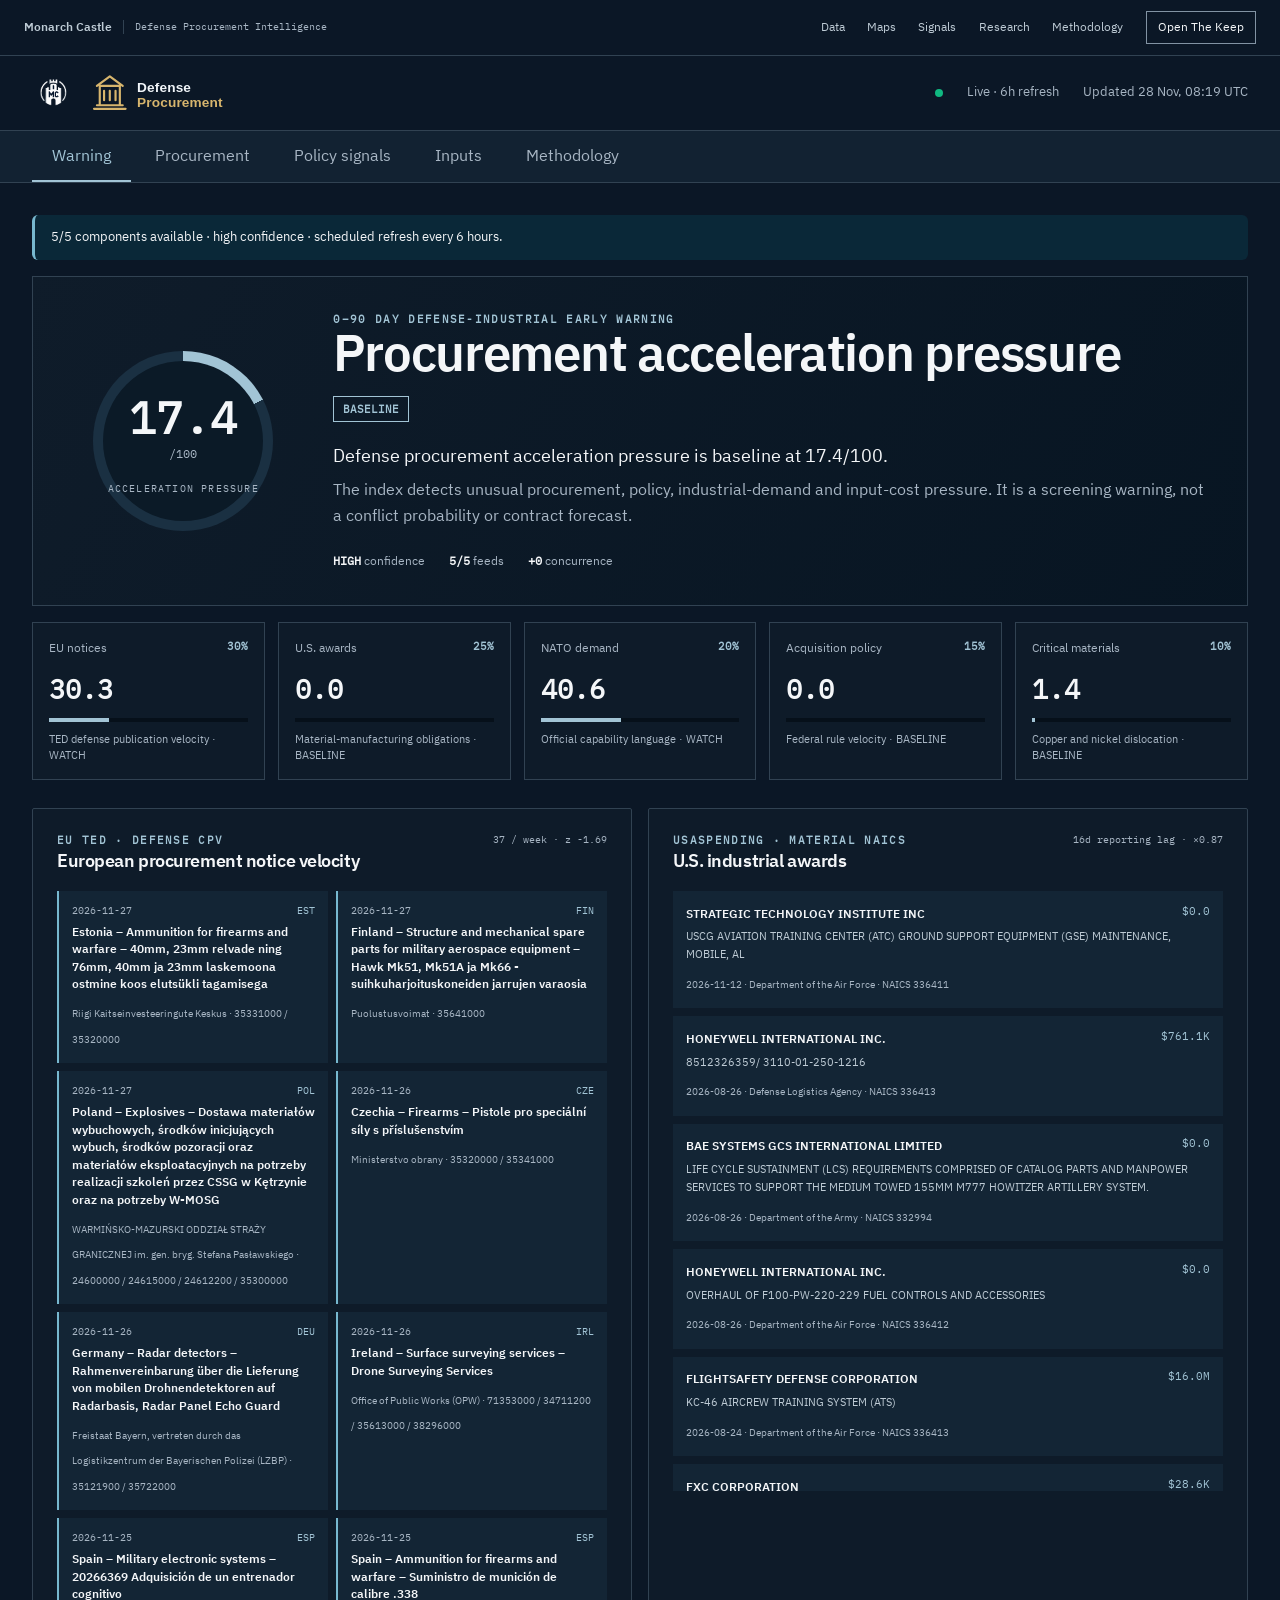
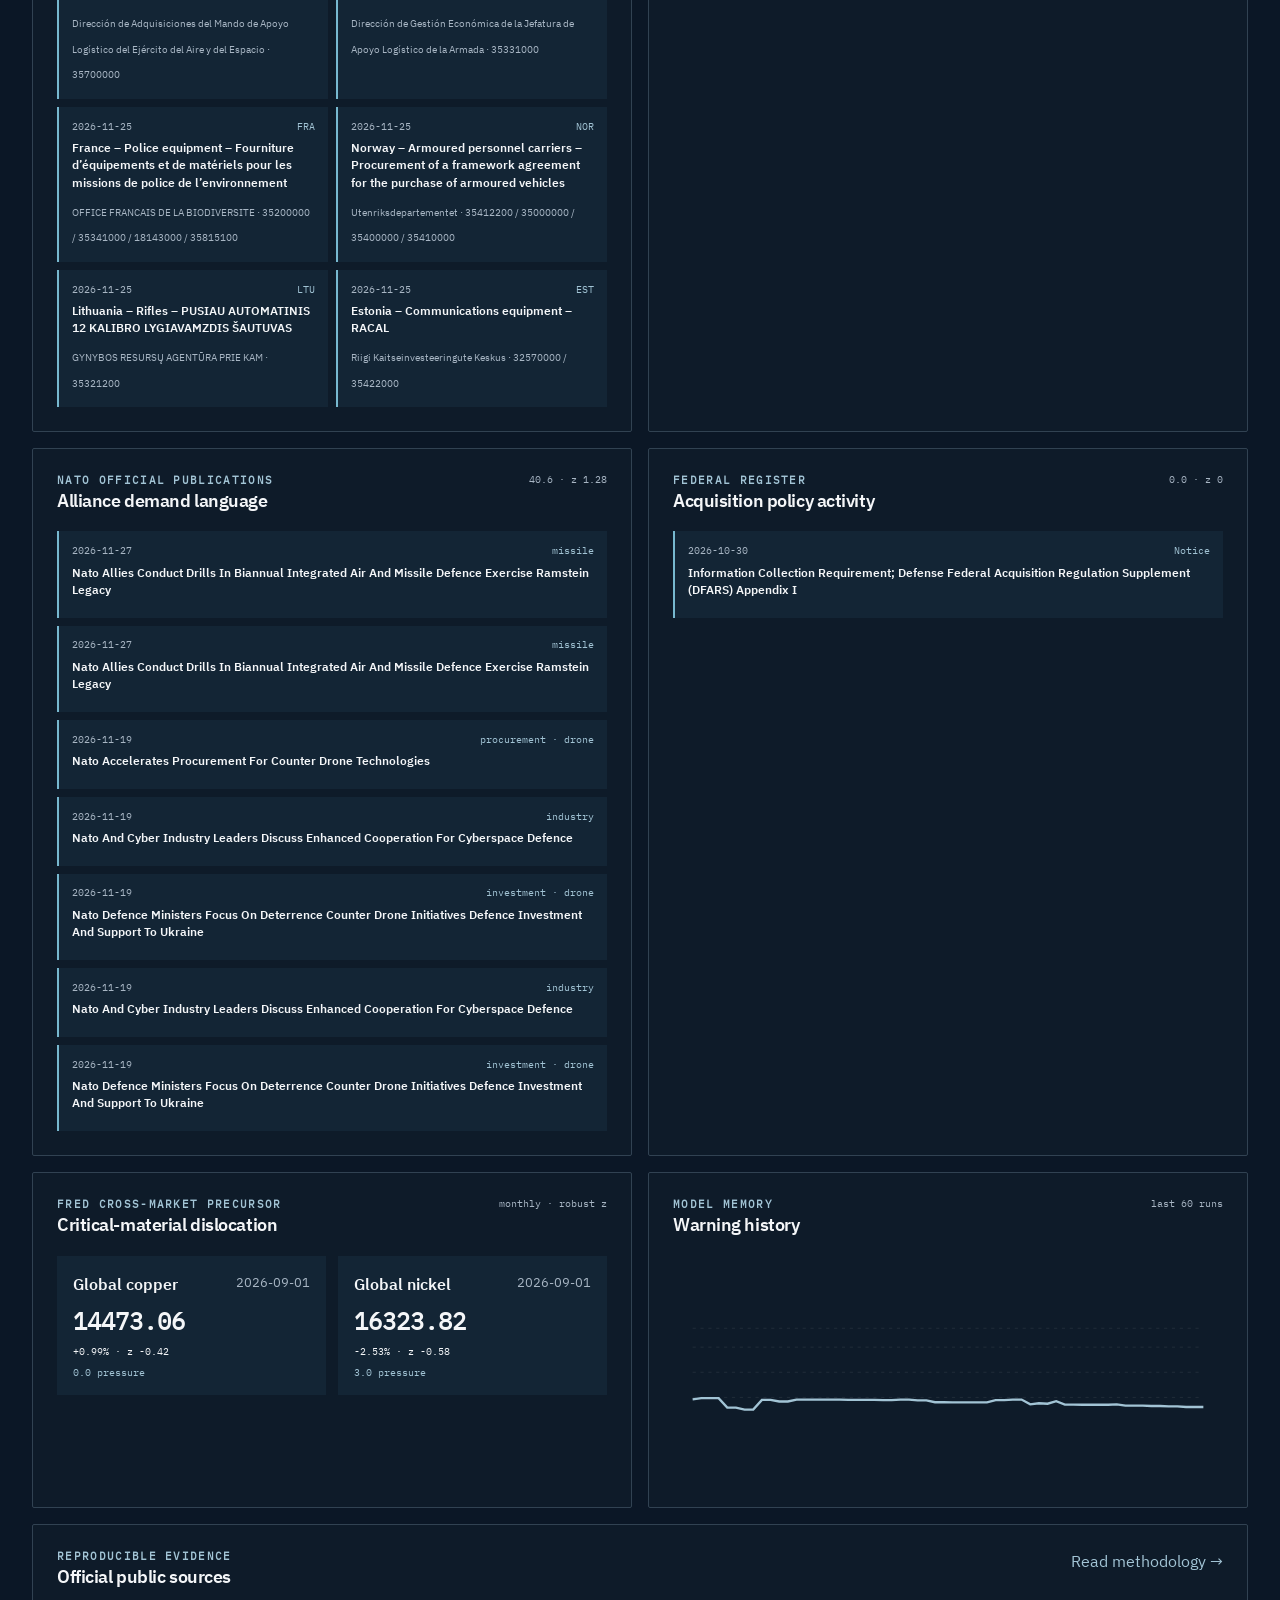
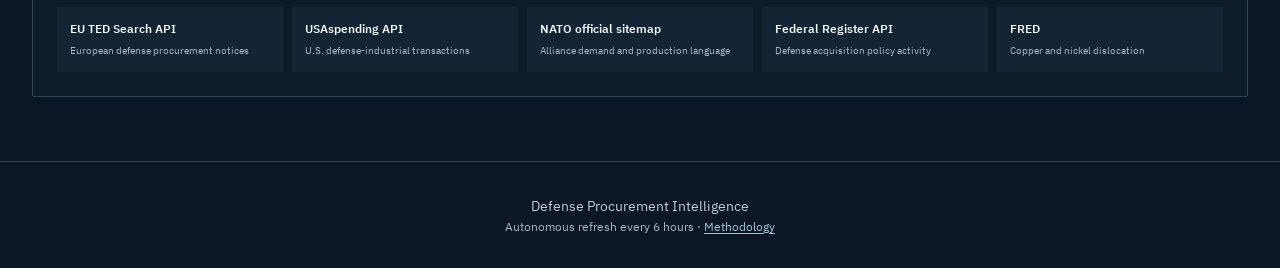
<file: index.html>
<!doctype html><html lang="en"><head><meta charset="utf-8"><meta name="viewport" content="width=device-width,initial-scale=1"><title>Defense Procurement Intelligence — Early Warning</title><meta name="description" content="Autonomous defense procurement acceleration early warning from official public sources."><meta name="theme-color" content="#040d15"><link rel="canonical" href="https://monarchcastletech.github.io/defense-procurement/"><link rel="icon" href="assets/product-logo.svg" type="image/svg+xml"><link rel="stylesheet" href="assets/style.css"><link rel="stylesheet" href="./assets/monarch/design.css">
</head><body class="monarch-product" data-monarch-product="defense-procurement">
<header class="monarch-shell"><a class="monarch-shell-brand" href="https://monarchcastle.com/">Monarch Castle<span class="monarch-shell-product">Defense Procurement Intelligence</span></a><nav aria-label="Monarch Castle collection"><a href="https://monarchcastle.com/datasets/">Data</a><a href="https://monarchcastle.com/products/">Maps</a><a href="https://monarchcastle.com/insights/">Signals</a><a href="https://monarchcastle.com/developers/">Research</a><a href="https://monarchcastle.com/methodology/">Methodology</a><a class="monarch-shell-keep" href="https://monarchcastle.com/platform/">Open The Keep</a></nav><details><summary>Collection</summary><nav aria-label="Monarch Castle collection"><a href="https://monarchcastle.com/datasets/">Data</a><a href="https://monarchcastle.com/products/">Maps</a><a href="https://monarchcastle.com/insights/">Signals</a><a href="https://monarchcastle.com/developers/">Research</a><a href="https://monarchcastle.com/methodology/">Methodology</a><a class="monarch-shell-keep" href="https://monarchcastle.com/platform/">Open The Keep</a></nav></details></header>
<header class="header"><a class="header-brand" href="./"><img class="brand-mark" src="assets/mct-mark.png" alt="Monarch Castle Technologies"><img class="product-logo" src="assets/product-logo.svg" alt="Defense Procurement Intelligence"></a><div class="header-meta"><span class="live-dot"></span><span id="mode">Loading</span><span id="generated">—</span></div></header>
<nav class="nav-tabs"><a class="nav-tab active" href="#warning">Warning</a><a class="nav-tab" href="#procurement">Procurement</a><a class="nav-tab" href="#policy">Policy signals</a><a class="nav-tab" href="#materials">Inputs</a><a class="nav-tab" href="methodology/">Methodology</a></nav>
<main class="main" id="warning"><div class="alert alert-info" id="status-strip">Loading validated public evidence…</div>
<section class="warning-card"><div class="warning-score" id="score-ring"><strong id="score">—</strong><span>/100</span><small>ACCELERATION PRESSURE</small></div><div><p class="kicker">0–90 day defense-industrial early warning</p><div class="warning-title"><h1>Procurement acceleration pressure</h1><span class="state" id="status">—</span></div><p class="headline" id="headline">Calculating current signal…</p><p class="explain" id="interpretation"></p><div class="warning-meta"><span><b id="confidence">—</b> confidence</span><span><b id="coverage">—</b> feeds</span><span><b id="bonus">—</b> concurrence</span></div></div></section>
<section class="component-grid" id="components"></section>
<section class="dashboard-grid" id="procurement"><article class="card wide"><header class="section-head"><div><p class="kicker">EU TED · defense CPV</p><h2>European procurement notice velocity</h2></div><span id="ted-meta">—</span></header><div class="signal-grid" id="ted-list"></div></article><article class="card"><header class="section-head"><div><p class="kicker">USAspending · material NAICS</p><h2>U.S. industrial awards</h2></div><span id="usa-meta">—</span></header><div class="award-list" id="usa-list"></div></article></section>
<section class="dashboard-grid" id="policy"><article class="card"><header class="section-head"><div><p class="kicker">NATO official publications</p><h2>Alliance demand language</h2></div><span id="nato-meta">—</span></header><div class="signal-list" id="nato-list"></div></article><article class="card"><header class="section-head"><div><p class="kicker">Federal Register</p><h2>Acquisition policy activity</h2></div><span id="policy-meta">—</span></header><div class="signal-list" id="policy-list"></div></article></section>
<section class="dashboard-grid" id="materials"><article class="card"><header class="section-head"><div><p class="kicker">FRED cross-market precursor</p><h2>Critical-material dislocation</h2></div><span>monthly · robust z</span></header><div class="material-grid" id="material-grid"></div></article><article class="card"><header class="section-head"><div><p class="kicker">Model memory</p><h2>Warning history</h2></div><span>last 60 runs</span></header><div class="history" id="history"></div></article></section>
<section class="card sources"><header class="section-head"><div><p class="kicker">Reproducible evidence</p><h2>Official public sources</h2></div><a href="methodology/">Read methodology →</a></header><div class="source-grid" id="source-grid"></div></section></main>
<footer class="footer"><p>Defense Procurement Intelligence</p><p>Autonomous refresh every 6 hours · <a href="methodology/">Methodology</a></p></footer><script src="assets/app.js"></script></body></html>
</file>
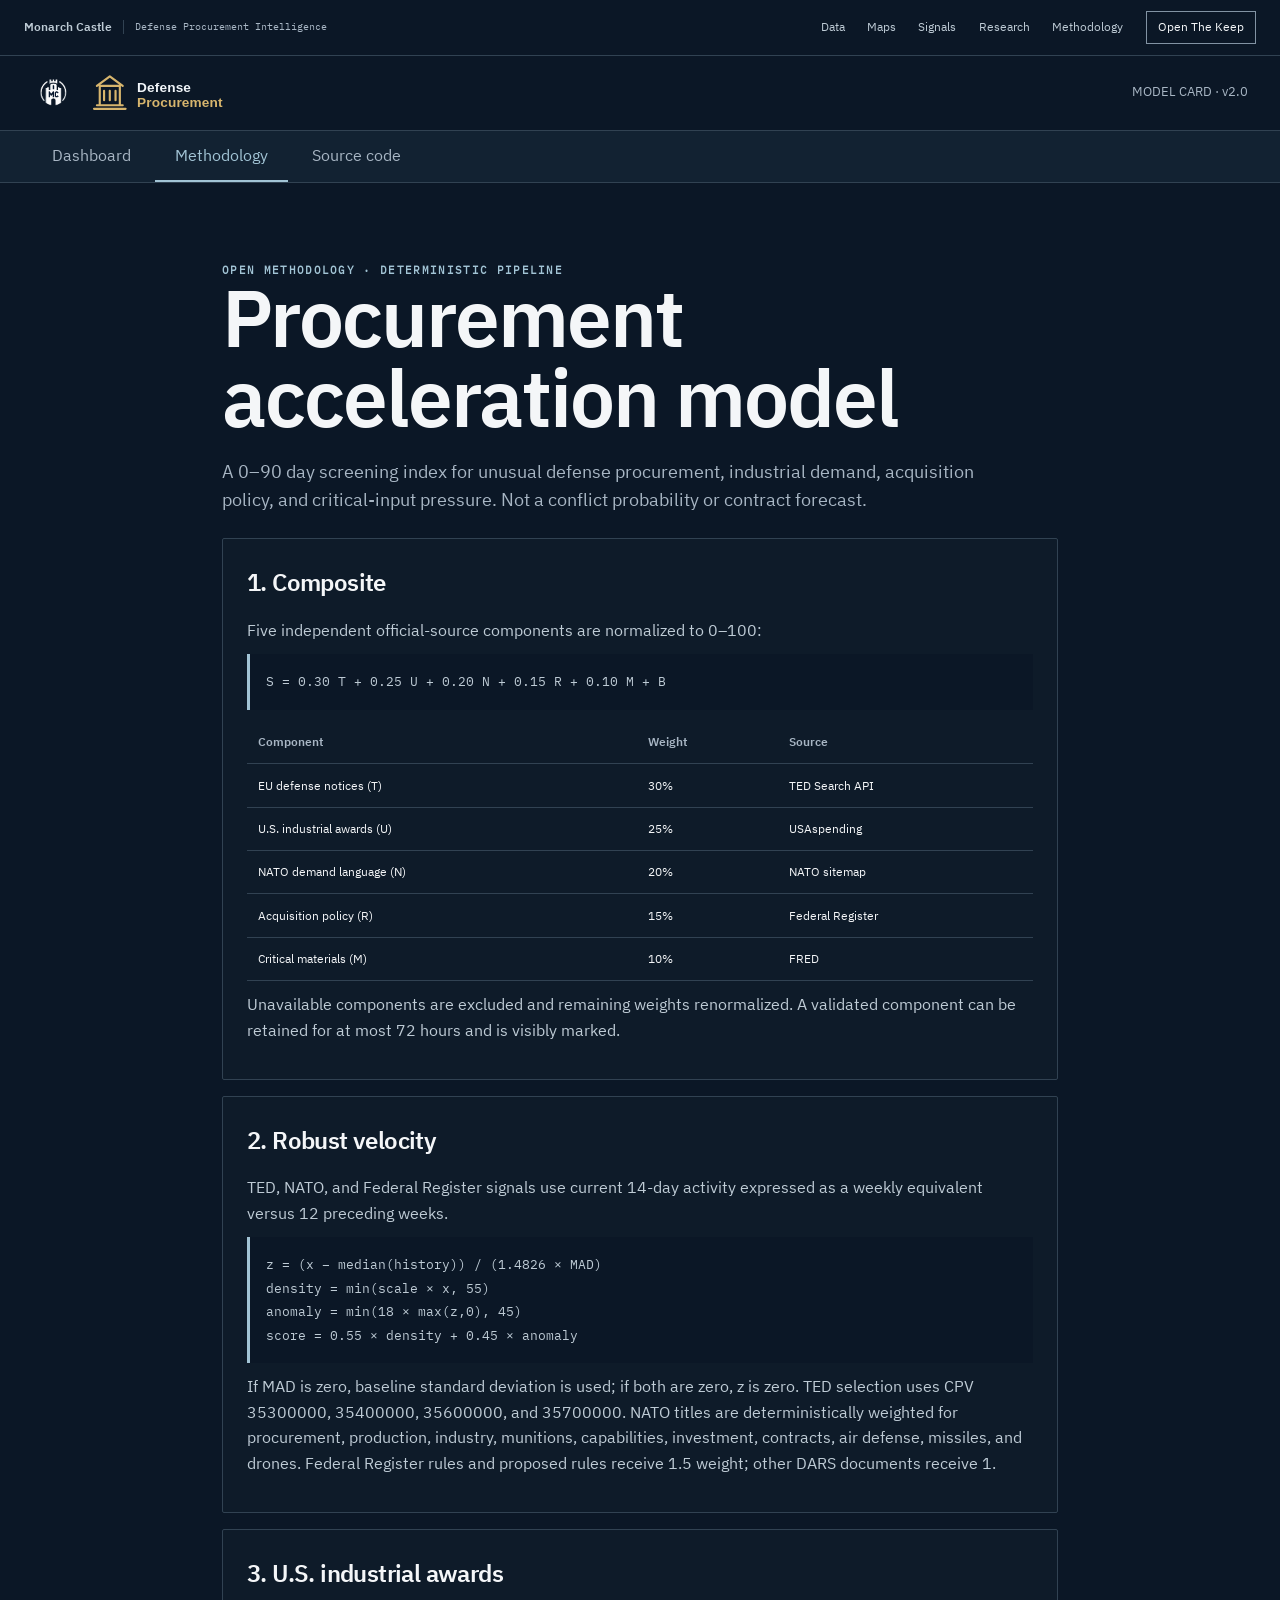
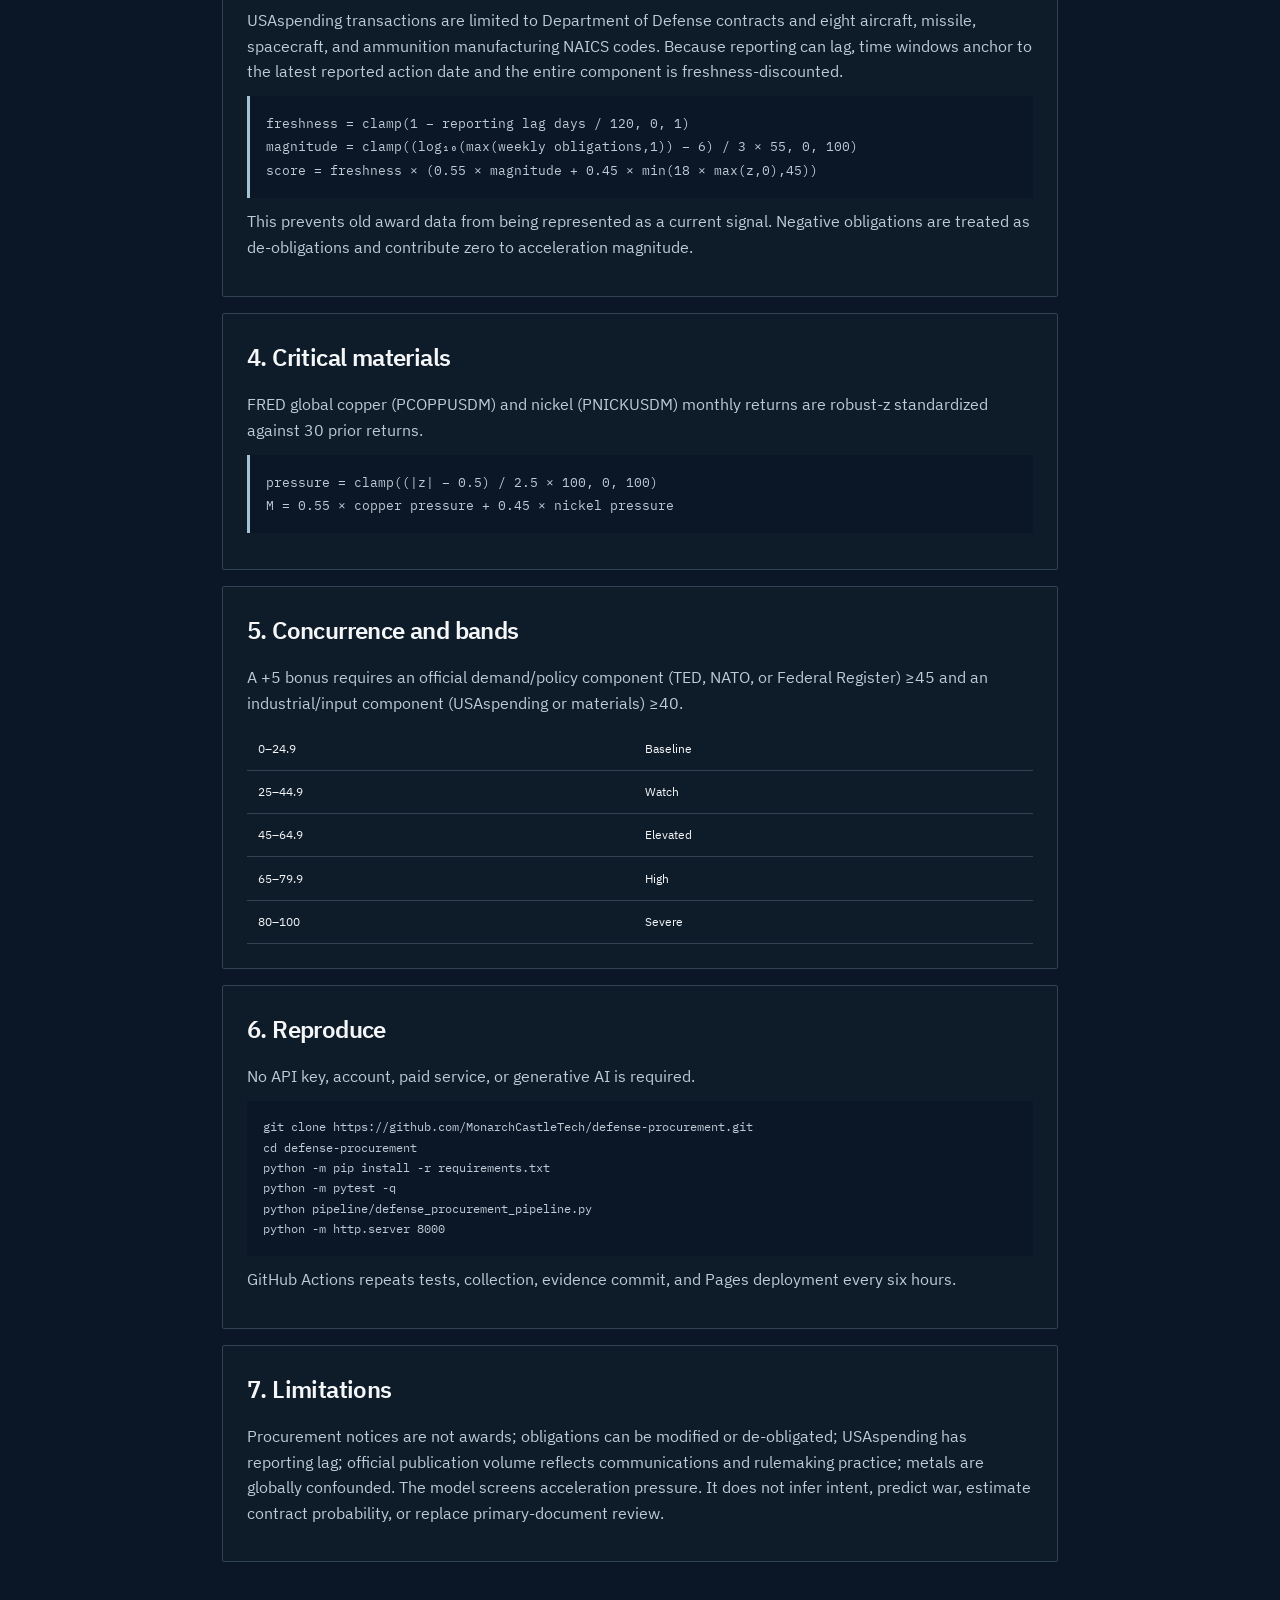
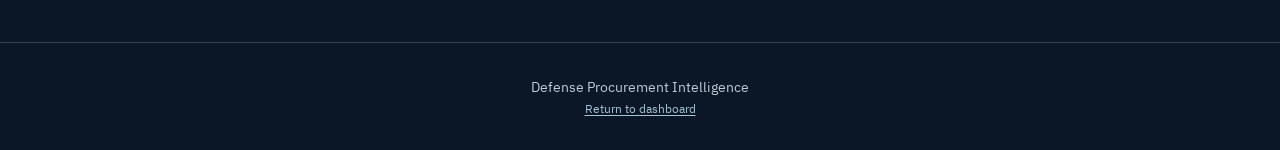
<file: methodology/index.html>
<!doctype html><html lang="en"><head><meta charset="utf-8"><meta name="viewport" content="width=device-width,initial-scale=1"><title>Methodology — Defense Procurement Intelligence</title><meta name="description" content="Reproducible methodology for defense procurement acceleration early warning."><link rel="icon" href="../assets/product-logo.svg" type="image/svg+xml"><link rel="stylesheet" href="../assets/style.css"><style>.method{max-width:900px}.method-hero{padding:3rem 0 1.5rem}.method-hero h1{font-size:clamp(2.5rem,7vw,5rem);line-height:1;letter-spacing:-.05em}.method-hero>p:last-child{color:var(--text-muted);font-size:1.1rem;max-width:760px;margin-top:1.3rem}.method section{margin-bottom:1rem}.method section h2{font-family:var(--font-serif);margin-bottom:1rem}.method section p,.method section li{color:var(--text-secondary);margin:.7rem 0}.formula{background:var(--bg-primary);border-left:3px solid var(--accent);padding:1rem;font:13px/1.8 var(--font-mono);overflow:auto}.method table{width:100%;border-collapse:collapse;min-width:600px}.method th,.method td{text-align:left;border-bottom:1px solid var(--border);padding:.7rem;font-size:.78rem}.method th{color:var(--text-muted)}.method pre{background:var(--bg-primary);padding:1rem;overflow:auto;color:var(--text-secondary);font:12px/1.7 var(--font-mono)}</style><link rel="stylesheet" href="../assets/monarch/design.css">
</head><body class="monarch-product" data-monarch-product="defense-procurement">
<header class="monarch-shell"><a class="monarch-shell-brand" href="https://monarchcastle.com/">Monarch Castle<span class="monarch-shell-product">Defense Procurement Intelligence</span></a><nav aria-label="Monarch Castle collection"><a href="https://monarchcastle.com/datasets/">Data</a><a href="https://monarchcastle.com/products/">Maps</a><a href="https://monarchcastle.com/insights/">Signals</a><a href="https://monarchcastle.com/developers/">Research</a><a href="https://monarchcastle.com/methodology/">Methodology</a><a class="monarch-shell-keep" href="https://monarchcastle.com/platform/">Open The Keep</a></nav><details><summary>Collection</summary><nav aria-label="Monarch Castle collection"><a href="https://monarchcastle.com/datasets/">Data</a><a href="https://monarchcastle.com/products/">Maps</a><a href="https://monarchcastle.com/insights/">Signals</a><a href="https://monarchcastle.com/developers/">Research</a><a href="https://monarchcastle.com/methodology/">Methodology</a><a class="monarch-shell-keep" href="https://monarchcastle.com/platform/">Open The Keep</a></nav></details></header><header class="header"><a class="header-brand" href="../"><img class="brand-mark" src="../assets/mct-mark.png" alt="Monarch Castle Technologies"><img class="product-logo" src="../assets/product-logo.svg" alt="Defense Procurement Intelligence"></a><div class="header-meta">MODEL CARD · v2.0</div></header><nav class="nav-tabs"><a class="nav-tab" href="../">Dashboard</a><a class="nav-tab active" href="./">Methodology</a><a class="nav-tab" href="https://github.com/MonarchCastleTech/defense-procurement">Source code</a></nav>
<main class="main method"><header class="method-hero"><p class="kicker">Open methodology · deterministic pipeline</p><h1>Procurement acceleration model</h1><p>A 0–90 day screening index for unusual defense procurement, industrial demand, acquisition policy, and critical-input pressure. Not a conflict probability or contract forecast.</p></header>
<section class="card"><h2>1. Composite</h2><p>Five independent official-source components are normalized to 0–100:</p><p class="formula">S = 0.30 T + 0.25 U + 0.20 N + 0.15 R + 0.10 M + B</p><div style="overflow:auto"><table><thead><tr><th>Component</th><th>Weight</th><th>Source</th></tr></thead><tbody><tr><td>EU defense notices (T)</td><td>30%</td><td>TED Search API</td></tr><tr><td>U.S. industrial awards (U)</td><td>25%</td><td>USAspending</td></tr><tr><td>NATO demand language (N)</td><td>20%</td><td>NATO sitemap</td></tr><tr><td>Acquisition policy (R)</td><td>15%</td><td>Federal Register</td></tr><tr><td>Critical materials (M)</td><td>10%</td><td>FRED</td></tr></tbody></table></div><p>Unavailable components are excluded and remaining weights renormalized. A validated component can be retained for at most 72 hours and is visibly marked.</p></section>
<section class="card"><h2>2. Robust velocity</h2><p>TED, NATO, and Federal Register signals use current 14-day activity expressed as a weekly equivalent versus 12 preceding weeks.</p><p class="formula">z = (x − median(history)) / (1.4826 × MAD)<br>density = min(scale × x, 55)<br>anomaly = min(18 × max(z,0), 45)<br>score = 0.55 × density + 0.45 × anomaly</p><p>If MAD is zero, baseline standard deviation is used; if both are zero, z is zero. TED selection uses CPV 35300000, 35400000, 35600000, and 35700000. NATO titles are deterministically weighted for procurement, production, industry, munitions, capabilities, investment, contracts, air defense, missiles, and drones. Federal Register rules and proposed rules receive 1.5 weight; other DARS documents receive 1.</p></section>
<section class="card"><h2>3. U.S. industrial awards</h2><p>USAspending transactions are limited to Department of Defense contracts and eight aircraft, missile, spacecraft, and ammunition manufacturing NAICS codes. Because reporting can lag, time windows anchor to the latest reported action date and the entire component is freshness-discounted.</p><p class="formula">freshness = clamp(1 − reporting lag days / 120, 0, 1)<br>magnitude = clamp((log₁₀(max(weekly obligations,1)) − 6) / 3 × 55, 0, 100)<br>score = freshness × (0.55 × magnitude + 0.45 × min(18 × max(z,0),45))</p><p>This prevents old award data from being represented as a current signal. Negative obligations are treated as de-obligations and contribute zero to acceleration magnitude.</p></section>
<section class="card"><h2>4. Critical materials</h2><p>FRED global copper (PCOPPUSDM) and nickel (PNICKUSDM) monthly returns are robust-z standardized against 30 prior returns.</p><p class="formula">pressure = clamp((|z| − 0.5) / 2.5 × 100, 0, 100)<br>M = 0.55 × copper pressure + 0.45 × nickel pressure</p></section>
<section class="card"><h2>5. Concurrence and bands</h2><p>A +5 bonus requires an official demand/policy component (TED, NATO, or Federal Register) ≥45 and an industrial/input component (USAspending or materials) ≥40.</p><div style="overflow:auto"><table><tbody><tr><td>0–24.9</td><td>Baseline</td></tr><tr><td>25–44.9</td><td>Watch</td></tr><tr><td>45–64.9</td><td>Elevated</td></tr><tr><td>65–79.9</td><td>High</td></tr><tr><td>80–100</td><td>Severe</td></tr></tbody></table></div></section>
<section class="card"><h2>6. Reproduce</h2><p>No API key, account, paid service, or generative AI is required.</p><pre>git clone https://github.com/MonarchCastleTech/defense-procurement.git
cd defense-procurement
python -m pip install -r requirements.txt
python -m pytest -q
python pipeline/defense_procurement_pipeline.py
python -m http.server 8000</pre><p>GitHub Actions repeats tests, collection, evidence commit, and Pages deployment every six hours.</p></section>
<section class="card"><h2>7. Limitations</h2><p>Procurement notices are not awards; obligations can be modified or de-obligated; USAspending has reporting lag; official publication volume reflects communications and rulemaking practice; metals are globally confounded. The model screens acceleration pressure. It does not infer intent, predict war, estimate contract probability, or replace primary-document review.</p></section></main><footer class="footer"><p>Defense Procurement Intelligence</p><p><a href="../">Return to dashboard</a></p></footer></body></html>
</file>
<file: assets/style.css>
:root {
  --bg-primary: #040d15;
  --bg-secondary: #071522;
  --bg-card: #0f1c2a;
  --bg-hover: #15283a;
  --border: rgba(243, 239, 228, 0.16);
  --text-primary: #f3efe4;
  --text-secondary: #ded8ca;
  --text-muted: #a9a496;
  --accent: #d7b46a;
  --accent-hover: #e7c882;
  --danger: #ef4444;
  --warning: #f59e0b;
  --success: #10b981;
  --info: #77b8cf;
  --font-mono: 'JetBrains Mono', 'Fira Code', monospace;
  --font-sans: Inter, 'Helvetica Neue', Arial, ui-sans-serif, system-ui, sans-serif;
  --font-serif: 'Iowan Old Style', 'Palatino Linotype', 'Book Antiqua', Palatino, Georgia, serif;
  --radius: 2px;
  --shadow: 0 2rem 5rem rgba(0, 0, 0, 0.3);
}

*, *::before, *::after { box-sizing: border-box; margin: 0; padding: 0; }

body {
  font-family: var(--font-sans);
  background:
    radial-gradient(circle at 76% 10%, rgba(215, 180, 106, 0.08), transparent 25rem),
    linear-gradient(145deg, var(--bg-primary), #071522 58%, #0b2133);
  color: var(--text-primary);
  line-height: 1.6;
  min-height: 100vh;
}

a { color: var(--accent); text-decoration: none; }
a:hover { color: var(--accent-hover); }
a:focus-visible, button:focus-visible { outline: 3px solid var(--accent-hover); outline-offset: 3px; }

.header {
  background: rgba(4, 13, 21, 0.94);
  border-bottom: 1px solid var(--border);
  padding: 0.8rem 2rem;
  display: flex;
  align-items: center;
  justify-content: space-between;
  position: sticky;
  top: 0;
  z-index: 100;
}

.header-brand {
  display: flex;
  align-items: center;
  gap: 0.75rem;
}

.header-brand h1 {
  font-family: var(--font-serif);
  font-size: 1.35rem;
  font-weight: 600;
  color: var(--text-primary);
}

.brand-mark {
  width: 42px;
  height: 42px;
  object-fit: contain;
  flex: 0 0 auto;
}

.product-logo { width: clamp(180px, 23vw, 260px); height: 48px; object-fit: contain; object-position: left center; }
.visually-hidden { position: absolute; width: 1px; height: 1px; padding: 0; margin: -1px; overflow: hidden; clip: rect(0 0 0 0); white-space: nowrap; border: 0; }

.header-meta {
  display: flex;
  align-items: center;
  gap: 1.5rem;
  font-size: 0.8125rem;
  color: var(--text-muted);
}

.header-meta .live-dot {
  width: 8px;
  height: 8px;
  background: var(--success);
  border-radius: 50%;
  animation: pulse 2s infinite;
}

@keyframes pulse {
  0%, 100% { opacity: 1; }
  50% { opacity: 0.4; }
}

.nav-tabs {
  display: flex;
  gap: 0.25rem;
  background: var(--bg-secondary);
  border-bottom: 1px solid var(--border);
  padding: 0 2rem;
}

.nav-tab {
  padding: 0.75rem 1.25rem;
  font-size: 0.875rem;
  color: var(--text-muted);
  border-bottom: 2px solid transparent;
  cursor: pointer;
  border-top: 0;
  border-left: 0;
  border-right: 0;
  background: transparent;
  font: inherit;
  transition: all 0.2s;
}

.nav-tab:hover { color: var(--text-primary); }
.nav-tab.active { color: var(--accent); border-bottom-color: var(--accent); }

.main { padding: 2rem; max-width: 1600px; margin: 0 auto; overflow-x: hidden; }

.grid { display: grid; gap: 1.5rem; }
.grid-2 { grid-template-columns: repeat(2, 1fr); }
.grid-3 { grid-template-columns: repeat(3, 1fr); }
.grid-4 { grid-template-columns: repeat(4, 1fr); }
.grid-map { grid-template-columns: 1fr 380px; align-items: start; min-width: 0; }
.grid-map > div:first-child { min-width: 0; overflow: hidden; }

@media (max-width: 1024px) {
  .grid-2, .grid-3, .grid-4 { grid-template-columns: 1fr; }
  .grid-map { grid-template-columns: 1fr; }
}

.card {
  background: rgba(15, 28, 42, 0.86);
  border: 1px solid var(--border);
  border-radius: var(--radius);
  padding: 1.5rem;
  overflow-x: auto;
}

.card-header {
  display: flex;
  align-items: center;
  justify-content: space-between;
  margin-bottom: 1rem;
}

.card-title {
  font-family: var(--font-serif);
  font-size: 0.9375rem;
  font-weight: 600;
  color: var(--text-primary);
}

.card-subtitle {
  font-size: 0.75rem;
  color: var(--text-muted);
  margin-top: 0.25rem;
}

.stat-grid {
  display: grid;
  grid-template-columns: repeat(4, 1fr);
  gap: 1rem;
  margin-bottom: 2rem;
}

@media (max-width: 768px) { .stat-grid { grid-template-columns: repeat(2, 1fr); } }

.stat-card {
  background: linear-gradient(145deg, rgba(15, 28, 42, 0.96), rgba(7, 21, 34, 0.9));
  border: 1px solid var(--border);
  border-radius: var(--radius);
  padding: 1.25rem;
}

.stat-value {
  font-size: 2rem;
  font-weight: 700;
  color: var(--accent-hover);
  font-family: var(--font-mono);
}

.stat-label {
  font-size: 0.75rem;
  color: var(--text-muted);
  margin-top: 0.25rem;
}

.stat-delta {
  font-size: 0.75rem;
  margin-top: 0.5rem;
  font-family: var(--font-mono);
}

.stat-delta.up { color: var(--success); }
.stat-delta.down { color: var(--danger); }
.stat-delta.neutral { color: var(--text-muted); }

.badge {
  display: inline-flex;
  align-items: center;
  gap: 0.375rem;
  padding: 0.25rem 0.625rem;
  font-size: 0.6875rem;
  font-weight: 600;
  border-radius: 999px;
  text-transform: uppercase;
  letter-spacing: 0.05em;
}

.badge-danger { background: rgba(239,68,68,0.15); color: var(--danger); }
.badge-warning { background: rgba(245,158,11,0.15); color: var(--warning); }
.badge-success { background: rgba(16,185,129,0.15); color: var(--success); }
.badge-info { background: rgba(6,182,212,0.15); color: var(--info); }

.map-container {
  background: var(--bg-primary);
  border: 1px solid var(--border);
  border-radius: var(--radius);
  height: 500px;
  position: relative;
  overflow: hidden;
  width: 100%;
}

.map-container svg { width: 100%; height: 100%; }

.sidebar {
  display: flex;
  flex-direction: column;
  gap: 1rem;
  min-width: 0;
}

.list-item {
  display: flex;
  align-items: center;
  justify-content: space-between;
  padding: 0.75rem 0;
  border-bottom: 1px solid var(--border);
}

.list-item:last-child { border-bottom: none; }

.list-item-title { font-size: 0.875rem; font-weight: 500; overflow: hidden; text-overflow: ellipsis; white-space: nowrap; max-width: 220px; }
.list-item-meta { font-size: 0.75rem; color: var(--text-muted); }

.data-table {
  width: 100%;
  border-collapse: collapse;
  font-size: 0.8125rem;
  table-layout: fixed;
}

.data-table th {
  text-align: left;
  padding: 0.625rem 0.75rem;
  color: var(--text-muted);
  font-weight: 600;
  font-size: 0.6875rem;
  text-transform: uppercase;
  letter-spacing: 0.05em;
  border-bottom: 1px solid var(--border);
}

.data-table td {
  padding: 0.625rem 0.75rem;
  border-bottom: 1px solid rgba(45,55,72,0.5);
  font-family: var(--font-mono);
  font-size: 0.75rem;
  max-width: 180px;
  overflow: hidden;
  text-overflow: ellipsis;
  white-space: nowrap;
}

.data-table tr:hover td { background: var(--bg-hover); }

.score-bar {
  height: 6px;
  background: var(--bg-primary);
  border-radius: 3px;
  overflow: hidden;
  flex: 1;
  min-width: 80px;
}

.score-bar-fill {
  height: 100%;
  border-radius: 3px;
  transition: width 0.5s ease;
}

.score-high { background: var(--danger); }
.score-medium { background: var(--warning); }
.score-low { background: var(--success); }

.chart-container {
  height: 250px;
  position: relative;
}

.chart-container svg { width: 100%; height: 100%; }
.chart-empty { display: grid; height: 100%; place-items: center; color: var(--text-muted); font-family: var(--font-mono); font-size: 0.75rem; }

.footer {
  text-align: center;
  padding: 2rem;
  color: var(--text-muted);
  font-size: 0.75rem;
  border-top: 1px solid var(--border);
  margin-top: 2rem;
}

.footer p:first-child { color: var(--text-secondary); font-family: var(--font-serif); font-size: 0.9rem; }
.footer a { text-decoration: underline; text-underline-offset: 0.2em; }

.tag-source {
  font-size: 0.625rem;
  color: var(--text-muted);
  font-family: var(--font-mono);
  background: var(--bg-primary);
  padding: 0.125rem 0.375rem;
  border-radius: 3px;
}

.btn {
  display: inline-flex;
  align-items: center;
  gap: 0.5rem;
  padding: 0.5rem 1rem;
  font-size: 0.8125rem;
  font-weight: 500;
  border-radius: 6px;
  border: 1px solid var(--border);
  background: var(--bg-card);
  color: var(--text-primary);
  cursor: pointer;
  transition: all 0.2s;
}

.btn:hover { background: var(--bg-hover); border-color: var(--accent); }
.btn-primary { background: var(--accent); border-color: var(--accent); color: white; }
.btn-primary:hover { background: var(--accent-hover); }

.alert {
  padding: 0.75rem 1rem;
  border-radius: 6px;
  font-size: 0.8125rem;
  margin-bottom: 1rem;
  border-left: 3px solid;
}

.alert-info { background: rgba(6,182,212,0.1); border-color: var(--info); }
.alert-warning { background: rgba(245,158,11,0.1); border-color: var(--warning); }
.alert-danger { background: rgba(239,68,68,0.1); border-color: var(--danger); }

.axis text { fill: var(--text-muted); font-size: 10px; }
.axis path, .axis line { stroke: var(--border); }

.tooltip {
  position: absolute;
  background: var(--bg-secondary);
  border: 1px solid var(--border);
  border-radius: 6px;
  padding: 0.75rem;
  font-size: 0.75rem;
  pointer-events: none;
  z-index: 1000;
  box-shadow: var(--shadow);
  max-width: 250px;
}

.skip-link { position: fixed; left: 1rem; top: -5rem; z-index: 1001; padding: 0.75rem 1rem; color: var(--bg-primary); background: var(--accent-hover); }
.skip-link:focus { top: 1rem; }

@media (max-width: 720px) {
  .header { position: static; padding: 0.8rem 1rem; align-items: flex-start; }
  .product-logo { width: clamp(150px, 48vw, 220px); height: 42px; }
  .header-meta { gap: 0.6rem; flex-wrap: wrap; justify-content: flex-end; }
  .header-meta span:nth-of-type(2) { display: none; }
  .nav-tabs { padding: 0 0.5rem; overflow-x: auto; }
  .nav-tab { padding: 0.7rem 0.9rem; white-space: nowrap; }
  .main { padding: 1rem; }
  .card { padding: 1rem; }
}

@media (prefers-reduced-motion: reduce) {
  *, *::before, *::after { scroll-behavior: auto !important; animation-duration: 0.01ms !important; animation-iteration-count: 1 !important; transition-duration: 0.01ms !important; }
}

body{--signal:var(--accent)}body[data-status="baseline"]{--signal:var(--success)}body[data-status="watch"]{--signal:var(--warning)}body[data-status="elevated"],body[data-status="high"]{--signal:#f07f45}body[data-status="severe"]{--signal:var(--danger)}
.warning-card{display:grid;grid-template-columns:230px 1fr;gap:2.2rem;align-items:center;padding:2.2rem;background:linear-gradient(120deg,rgba(15,28,42,.98),rgba(7,21,34,.9));border:1px solid var(--border)}.warning-score{--score:0deg;width:180px;height:180px;border-radius:50%;background:conic-gradient(var(--signal) var(--score),#1a3042 0);display:grid;place-content:center;text-align:center;position:relative;margin:auto}.warning-score:before{content:"";position:absolute;inset:10px;border-radius:50%;background:#0b1a27}.warning-score>*{position:relative}.warning-score strong{font:700 2.8rem var(--font-mono)}.warning-score span{font:12px var(--font-mono);color:var(--text-muted)}.warning-score small{display:block;margin-top:1.3rem;font:10px var(--font-mono);letter-spacing:.12em;color:var(--text-muted)}.kicker{color:var(--accent);font:600 11px var(--font-mono);letter-spacing:.12em;text-transform:uppercase}.warning-title{display:flex;gap:1rem;align-items:center;flex-wrap:wrap}.warning-title h1{font-size:clamp(2rem,4vw,4rem);line-height:1.05;letter-spacing:-.045em}.state{border:1px solid var(--signal);color:var(--signal);padding:.3rem .55rem;font:600 11px var(--font-mono)}.headline{font-size:1.15rem;margin-top:1.2rem}.explain{color:var(--text-muted);max-width:900px;margin-top:.45rem}.warning-meta{display:flex;gap:1.5rem;margin-top:1.4rem;color:var(--text-muted);font-size:.75rem}.warning-meta b{color:var(--text-primary);font-family:var(--font-mono)}
.component-grid{display:grid;grid-template-columns:repeat(5,minmax(0,1fr));gap:.8rem;margin:1rem 0 1.7rem}.component{background:rgba(15,28,42,.9);border:1px solid var(--border);padding:1rem;min-width:0}.component>div{display:flex;justify-content:space-between;color:var(--text-muted);font-size:.72rem}.component>div b{color:var(--accent);font:600 11px var(--font-mono)}.component>strong{display:block;font:700 1.7rem var(--font-mono);margin:.8rem 0}.component>i{height:4px;background:#06101a;display:block}.component>i em{display:block;height:100%;background:var(--signal)}.component>small{display:block;color:var(--text-muted);font-size:.68rem;line-height:1.45;margin-top:.6rem}.dashboard-grid{display:grid;grid-template-columns:1fr 1fr;gap:1rem;margin-bottom:1rem}.dashboard-grid>.wide{grid-column:span 1}.section-head{display:flex;justify-content:space-between;align-items:flex-start;gap:1rem;margin-bottom:1rem}.section-head h2{font-family:var(--font-serif);font-size:1.1rem}.section-head>span,.section-head div+span{color:var(--text-muted);font:10px var(--font-mono)}.signal-grid{display:grid;grid-template-columns:1fr 1fr;gap:.5rem}.procurement-signal,.official-signal{display:block;background:rgba(21,40,58,.75);padding:.8rem;border-left:2px solid var(--info);color:inherit}.procurement-signal>div,.official-signal>div{display:flex;justify-content:space-between;gap:.6rem;color:var(--text-muted);font:10px var(--font-mono)}.procurement-signal em,.official-signal em{color:var(--accent);font-style:normal}.procurement-signal b,.official-signal b{display:block;margin:.4rem 0;font-size:.78rem;line-height:1.4}.procurement-signal small{color:var(--text-muted);font-size:.65rem}.award-list,.signal-list{display:grid;gap:.5rem;max-height:600px;overflow:auto}.award,.official-signal{background:rgba(21,40,58,.75);padding:.8rem}.award>div{display:flex;justify-content:space-between;gap:.8rem}.award b{font-size:.75rem}.award span{color:var(--accent);font:11px var(--font-mono)}.award p{font-size:.7rem;color:var(--text-secondary);margin:.35rem 0}.award small{font-size:.62rem;color:var(--text-muted)}.material-grid{display:grid;grid-template-columns:1fr 1fr;gap:.7rem}.material{display:grid;gap:.5rem;background:rgba(21,40,58,.75);padding:1rem;color:inherit}.material>div{display:flex;justify-content:space-between}.material small{color:var(--text-muted)}.material strong{font:700 1.5rem var(--font-mono)}.material span,.material em{font:10px var(--font-mono)}.material em{font-style:normal;color:var(--accent)}.history svg{width:100%;height:220px}.gridline{stroke:rgba(243,239,228,.1);stroke-dasharray:4 6}.history-line{stroke:var(--accent);stroke-width:3;fill:none}.sources{margin-top:1rem}.source-grid{display:grid;grid-template-columns:repeat(5,1fr);gap:.6rem}.source-grid a{display:block;background:rgba(21,40,58,.75);padding:.8rem;color:inherit}.source-grid b,.source-grid span{display:block}.source-grid b{font-size:.72rem}.source-grid span{font-size:.65rem;color:var(--text-muted);margin-top:.25rem}.empty{color:var(--text-muted);padding:1rem}
@media(max-width:1050px){.component-grid{grid-template-columns:repeat(2,1fr)}.component:last-child{grid-column:span 2}.dashboard-grid{grid-template-columns:1fr}.source-grid{grid-template-columns:repeat(2,1fr)}}
@media(max-width:650px){.warning-card{grid-template-columns:1fr;padding:1.35rem}.warning-score{width:145px;height:145px}.warning-score strong{font-size:2.2rem}.warning-title,.warning-meta{justify-content:center}.warning-title h1,.headline,.explain,.kicker{text-align:center}.component-grid{grid-template-columns:1fr}.component:last-child{grid-column:auto}.signal-grid,.material-grid,.source-grid{grid-template-columns:1fr}.header-meta #generated{display:none}}
</file>
<file: assets/monarch/design.css>
/* Monarch Castle public product design, version 2026.10. Source: main site. */
@font-face{font-family:"IBM Plex Sans";src:url("./fonts/IBMPlexSans-Regular.woff2") format("woff2");font-weight:400;font-display:swap}
@font-face{font-family:"IBM Plex Sans";src:url("./fonts/IBMPlexSans-SemiBold.woff2") format("woff2");font-weight:600 800;font-display:swap}
@font-face{font-family:"IBM Plex Mono";src:url("./fonts/IBMPlexMono-Regular.woff2") format("woff2");font-weight:400;font-display:swap}
:root{--monarch-shell-height:3.5rem;--monarch-navy:#0B1726;--monarch-paper:#F4F6F8;--monarch-steel:#315E7C;--monarch-bronze:#9B8357}
body.monarch-product{
 --bg:#0B1726;--bg-primary:#0B1726;--bg-secondary:#122232;--bg-panel:#122232;--bg-panel-soft:#162A3B;--bg-card:#122232;--bg-hover:#1D3345;--bg-map:#0B1726;--ocean:#0B1726;--bg-deep:#080F18;--panel:#122232;--panel-2:#162A3B;--panel-soft:#162A3B;--panel-raised:#162A3B;--card:#122232;--elev:#122232;
 --border:#314252;--border-2:#4D6376;--border-soft:#243746;--border-strong:#4D6376;--line:#314252;
 --text:#F4F6F8;--text-primary:#F4F6F8;--text-secondary:#BECBD5;--text-2:#A8B6C4;--text-3:#8498AA;--text-muted:#A8B6C4;--text-faint:#8498AA;--muted:#A8B6C4;--faint:#8498AA;
 --accent:#A2C4D5;--accent-hover:#D6E4ED;--accent-soft:rgba(162,196,213,.12);--signal:#A2C4D5;--signal-strong:#D6E4ED;
 --sans:"IBM Plex Sans",Arial,sans-serif;--serif:var(--sans);--mono:"IBM Plex Mono",monospace;--font-sans:var(--sans);--font-serif:var(--sans);--font-heading:var(--sans);--font-body:var(--sans);--font-mono:var(--mono);
 font-family:var(--sans);background:var(--bg);font-variant-numeric:tabular-nums;
}
.monarch-product h1,.monarch-product h2,.monarch-product h3,.monarch-product h4{font-family:"IBM Plex Sans",Arial,sans-serif!important;letter-spacing:-.025em}
.monarch-product .topbar,.monarch-product .header,.monarch-product .site-nav{background:#0B1726;border-color:#314252}
.monarch-product :focus-visible{outline:3px solid #B99558;outline-offset:3px}
.monarch-shell{box-sizing:border-box!important;height:var(--monarch-shell-height)!important;min-height:var(--monarch-shell-height)!important;width:100%!important;display:flex!important;align-items:center!important;justify-content:space-between!important;gap:1.5rem!important;padding:0 1.5rem!important;background:#0B1726!important;border:0!important;border-bottom:1px solid #314252!important;color:#F4F6F8!important;position:relative;z-index:150;font:400 12px/1.4 "IBM Plex Sans",Arial,sans-serif!important;flex-shrink:0}
.monarch-shell *{box-sizing:border-box}
.monarch-shell-brand{display:flex!important;align-items:center!important;gap:.7rem!important;color:#F4F6F8!important;text-decoration:none!important;white-space:nowrap!important;font-weight:600!important;font-size:13px!important}
.monarch-shell-product{font:400 10px/1.4 "IBM Plex Mono",monospace!important;letter-spacing:0!important;text-transform:none!important;color:#A8B6C4!important;border-left:1px solid #314252!important;padding-left:.7rem!important;max-width:21rem;overflow:hidden;text-overflow:ellipsis}
.monarch-shell nav{display:flex!important;align-items:center!important;gap:1.4rem!important;position:static!important;width:auto!important;background:transparent!important;margin:0!important;padding:0!important;border:0!important}
.monarch-shell a{color:#BECBD5!important;text-decoration:none!important;white-space:nowrap!important;font-size:12px!important;line-height:1.4!important;letter-spacing:0!important;text-transform:none!important}
.monarch-shell a:hover{text-decoration:underline!important;color:#FFF!important}
.monarch-shell .monarch-shell-keep{padding:.45rem .7rem!important;border:1px solid #8293A3!important;color:#F4F6F8!important}
.monarch-shell details{display:none;position:relative}
.monarch-shell summary{cursor:pointer;padding:.5rem;font-size:12px}
.monarch-product-surface{position:relative;transform:translateZ(0);height:calc(100dvh - var(--monarch-shell-height));min-height:0;overflow:hidden}
.monarch-product-surface #root,.monarch-product-surface .esg-app{height:100%;min-height:0}
.monarch-product-surface .min-h-screen{min-height:100%!important}
.monarch-product-surface .h-screen,.monarch-product-surface .h-dvh{height:100%!important}
body[data-monarch-product="nuclear-energy-intelligence"] .site-nav{top:var(--monarch-shell-height)}
body[data-monarch-product="georisk"]>.monarch-shell{position:fixed;top:0}
body[data-monarch-product="georisk"] .shell-topbar{top:var(--monarch-shell-height)}
body[data-monarch-product="georisk"] .shell-sidebar{top:calc(4rem + var(--monarch-shell-height));height:calc(100dvh - 4rem - var(--monarch-shell-height))}
body[data-monarch-product="georisk"] main.min-h-screen{padding-top:calc(4rem + var(--monarch-shell-height))}
@media(max-width:900px){.monarch-shell-product{max-width:14rem}.monarch-shell>nav{display:none!important}.monarch-shell details{display:block}.monarch-shell details[open]>nav{position:absolute!important;right:0!important;top:2.3rem!important;display:flex!important;flex-direction:column!important;align-items:stretch!important;gap:1rem!important;width:12rem!important;padding:1.25rem!important;background:#0B1726!important;border:1px solid #314252!important;z-index:200}}
@media(max-width:480px){.monarch-shell{padding:0 1rem!important;gap:.5rem!important}.monarch-shell-product{display:none}.monarch-shell-brand{font-size:12px!important}}
@media(prefers-reduced-motion:reduce){.monarch-product *,.monarch-product *::before,.monarch-product *::after{animation:none!important;transition:none!important;scroll-behavior:auto!important}}
</file>
